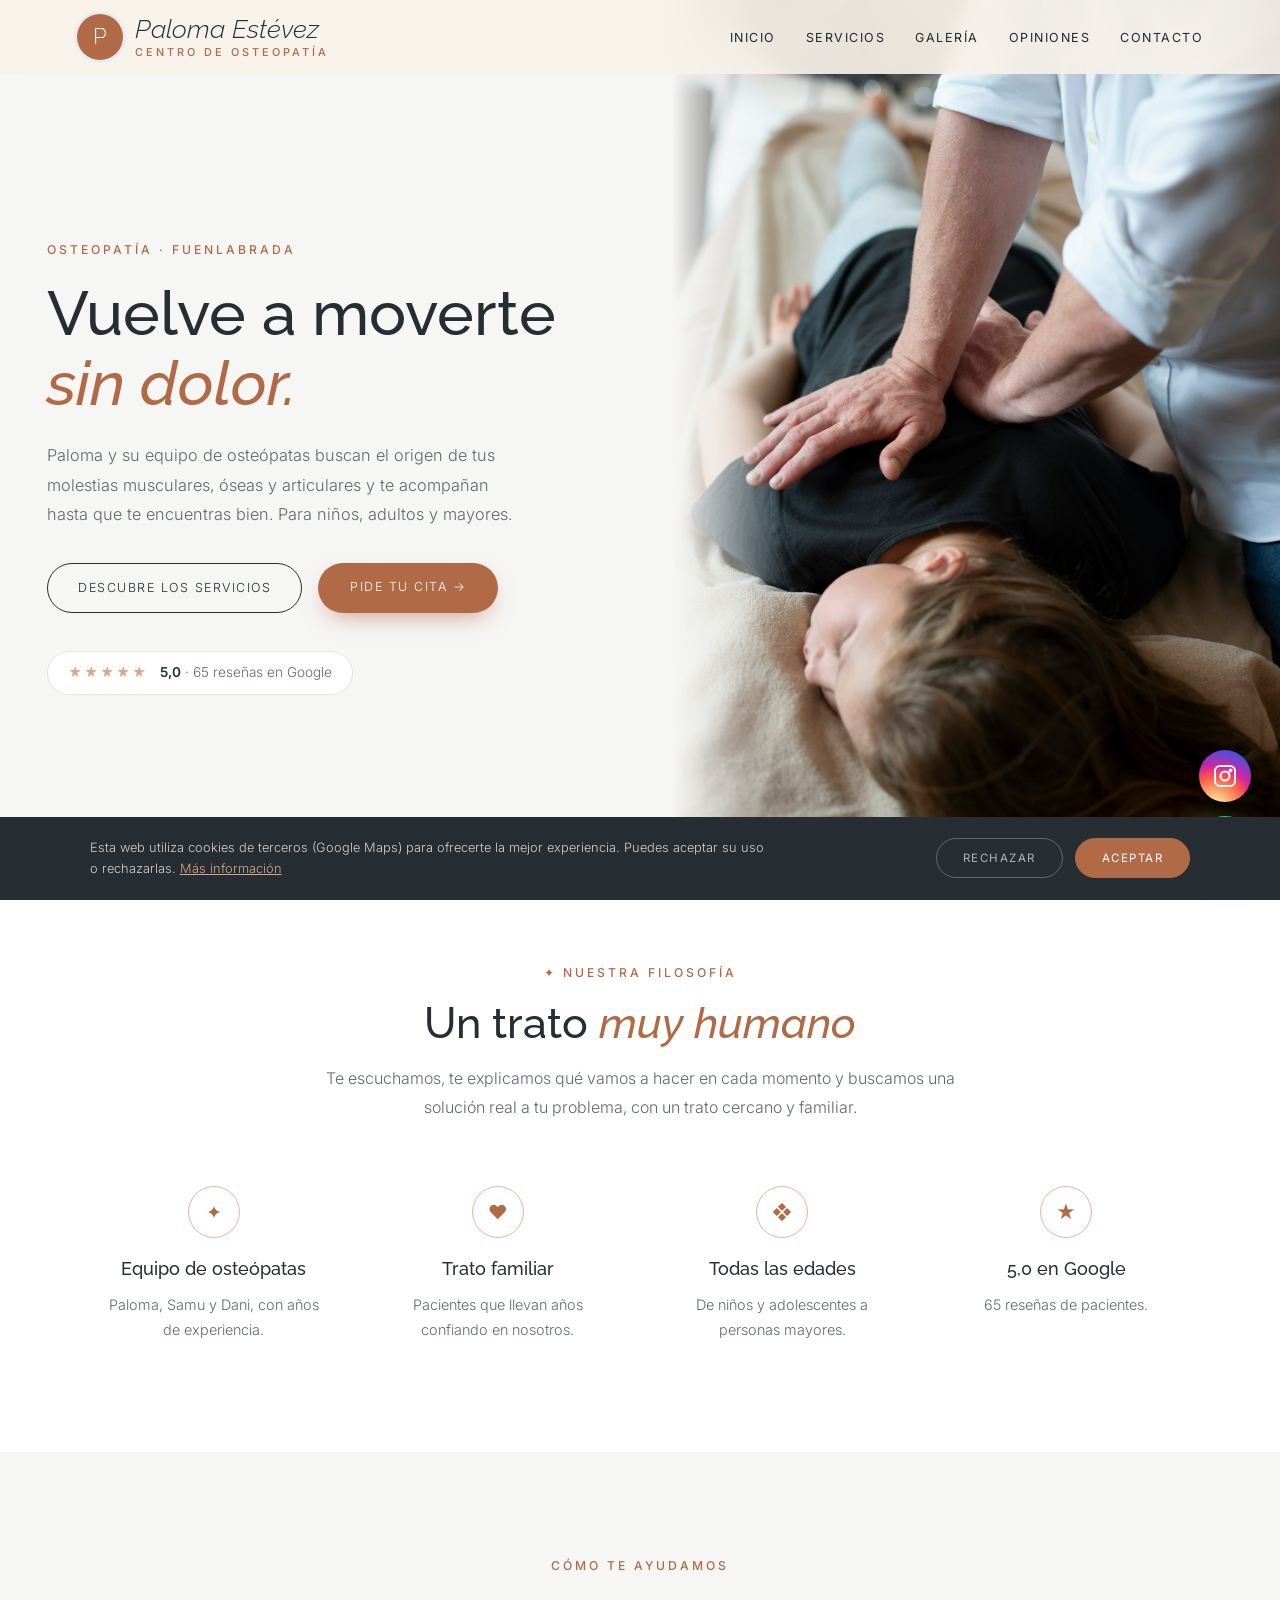
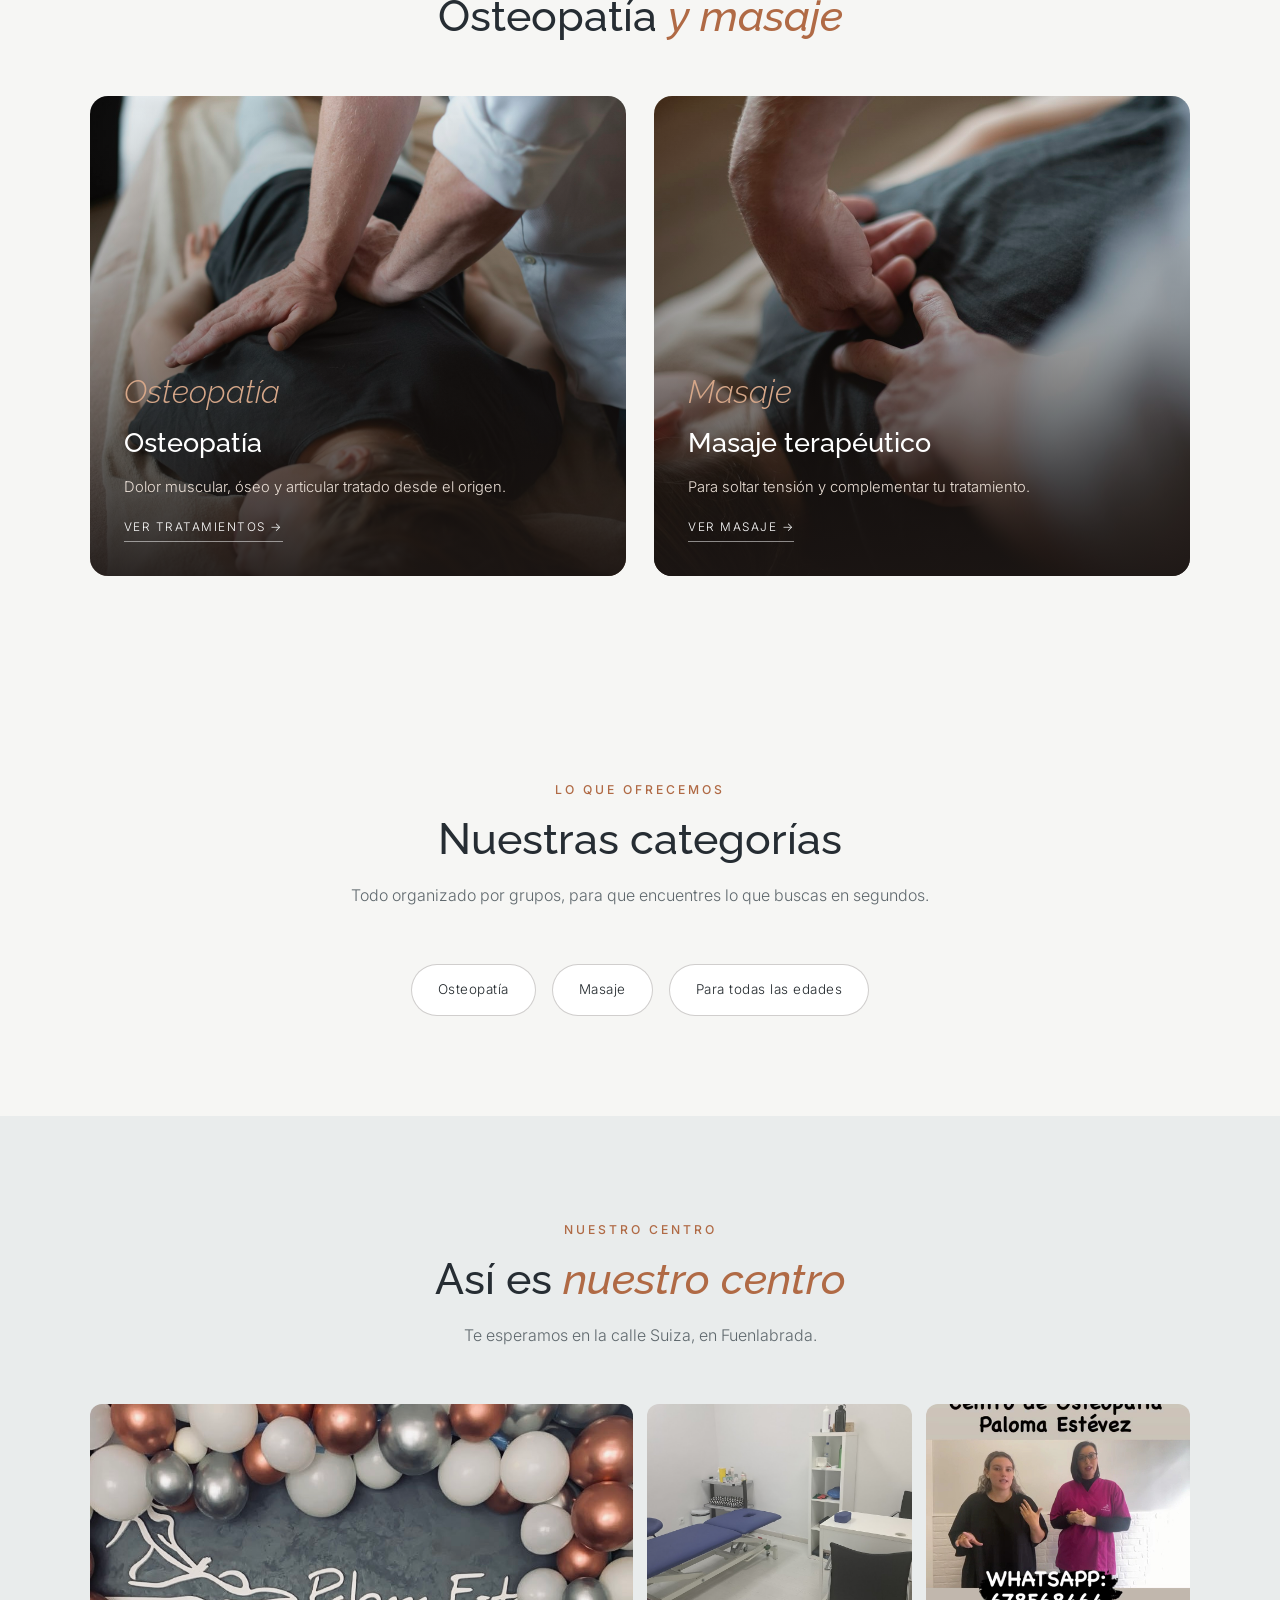
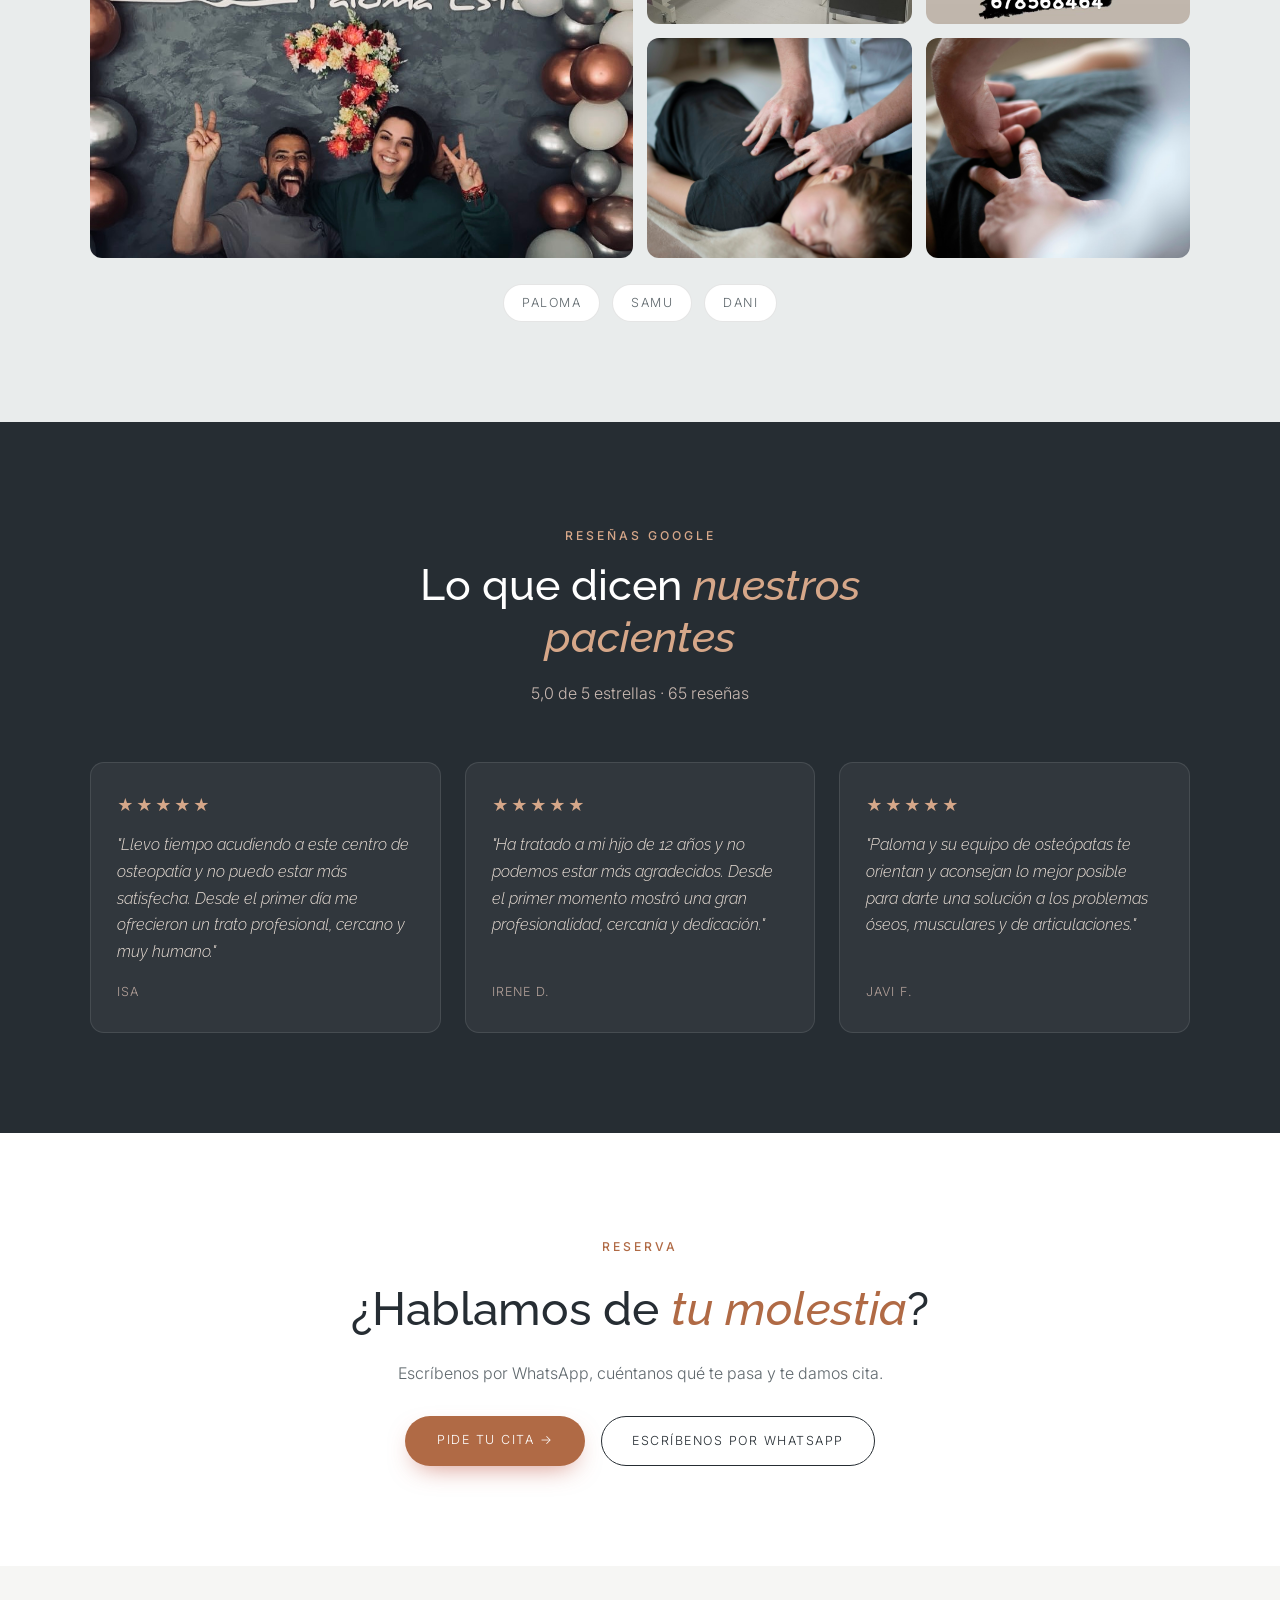
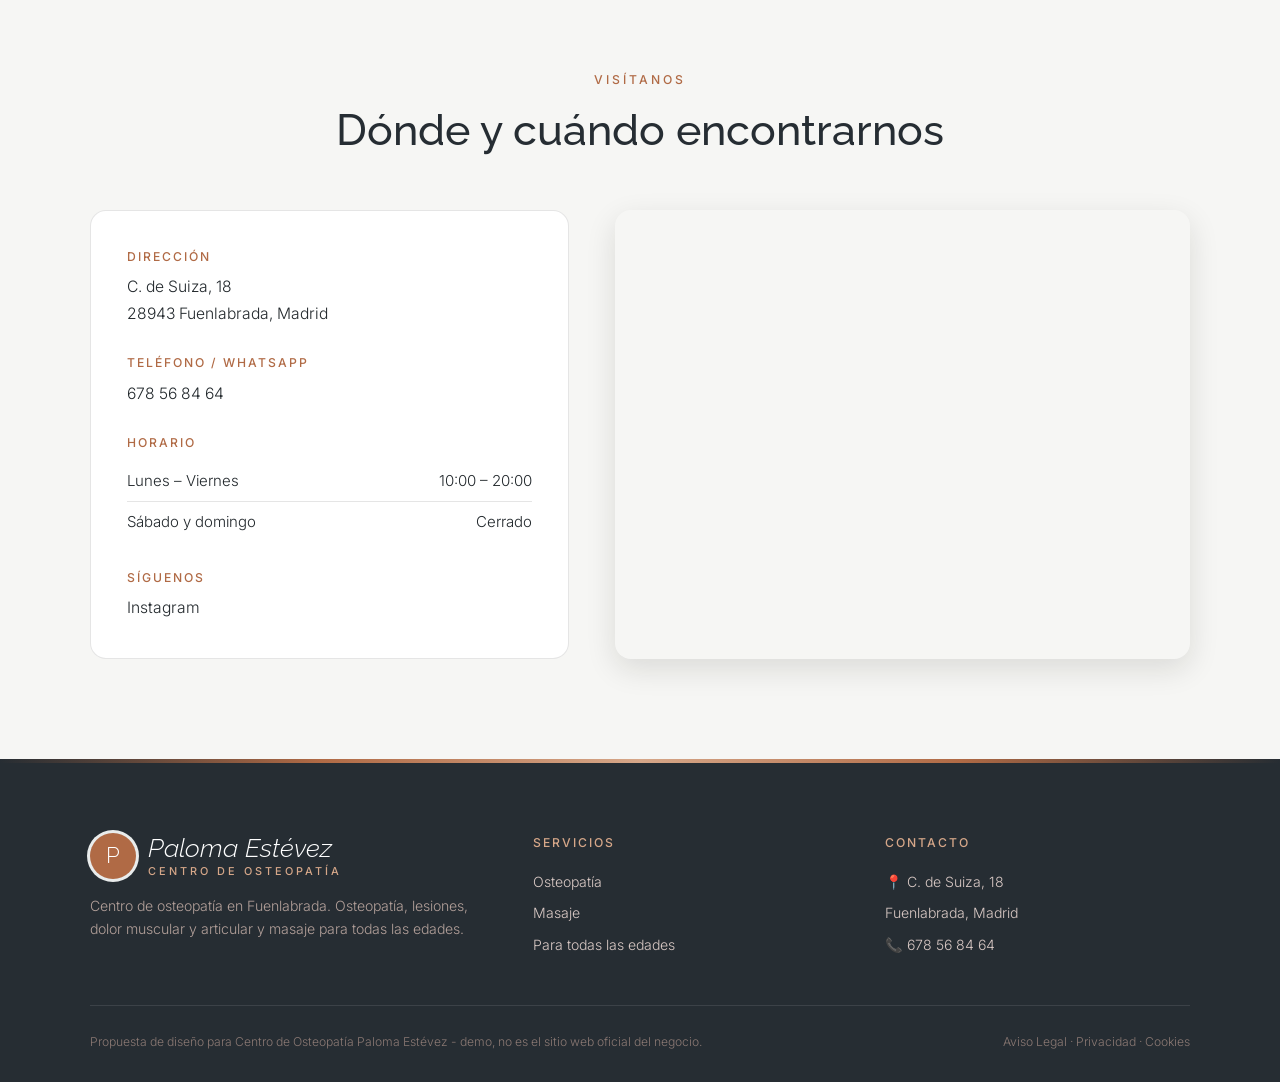
<file: index.html>
<!DOCTYPE html>
<html lang="es">
<head>
<meta charset="UTF-8">
<meta name="viewport" content="width=device-width, initial-scale=1.0">
<title>Centro de Osteopatía Paloma Estévez — Osteopatía en Fuenlabrada</title>
<meta name="description" content="Centro de Osteopatía Paloma Estévez en C. de Suiza 18, Fuenlabrada. Osteopatía, tratamiento de lesiones, dolor muscular y articular, fascitis plantar y masaje para todas las edades. 5,0★ con 65 reseñas en Google.">
<meta name="theme-color" content="#262d33">
<meta property="og:title" content="Centro de Osteopatía Paloma Estévez · Fuenlabrada">
<meta property="og:image" content="u_osteo1.jpg">

<link rel="preconnect" href="https://fonts.googleapis.com"><link rel="preconnect" href="https://fonts.gstatic.com" crossorigin><link href="https://fonts.googleapis.com/css2?family=Raleway:ital,wght@0,600;1,500&family=Inter:wght@300;400;500;600&display=swap" rel="stylesheet">
<link rel="stylesheet" href="styles.css">
</head>
<body>

<header id="header">
  <a href="index.html" class="logo" aria-label="Centro de Osteopatía Paloma Estévez, inicio"><span class="logo-mark">P</span><span class="logo-text"><span class="script">Paloma Estévez</span><small>centro de osteopatía</small></span></a>
  <nav id="nav" aria-label="Navegación principal"><ul><li><a href="index.html#inicio">Inicio</a></li><li><a href="servicios.html">Servicios</a></li><li><a href="index.html#galeria">Galería</a></li><li><a href="index.html#opiniones">Opiniones</a></li><li><a href="index.html#contacto">Contacto</a></li></ul></nav><button class="nav-toggle" id="navToggle" aria-label="Abrir menú">☰</button>
</header>

<section class="hero" id="inicio">
  <div class="hero-text">
    <span class="eyebrow">Osteopatía · Fuenlabrada</span>
    <h1>Vuelve a moverte <em>sin dolor.</em></h1>
    <p>Paloma y su equipo de osteópatas buscan el origen de tus molestias musculares, óseas y articulares y te acompañan hasta que te encuentras bien. Para niños, adultos y mayores.</p>
    <div class="hero-ctas">
      <a href="servicios.html" class="btn-outline">Descubre los servicios</a>
      <a href="https://wa.me/34678568464?text=Hola%2C%20quiero%20pedir%20cita%20en%20el%20centro%20de%20osteopat%C3%ADa" class="btn-solid" target="_blank" rel="noopener">Pide tu cita →</a>
    </div>
    <a class="hero-rating" href="https://www.google.com/maps/search/?api=1&query=Centro+de+Osteopatia+Paloma+Estevez,+C.+de+Suiza,+Fuenlabrada" target="_blank" rel="noopener"><span class="stars">★★★★★</span><span><strong>5,0</strong> · 65 reseñas en Google</span></a>
  </div>
  <div class="hero-img"><img src="u_osteo1.jpg" alt="Sesión de osteopatía" style="object-position:center 40%;"></div>
</section>

<section class="trust">
  <div class="section-head">
    <span class="eyebrow">✦ Nuestra filosofía</span>
    <h2>Un trato <em>muy humano</em></h2>
    <p>Te escuchamos, te explicamos qué vamos a hacer en cada momento y buscamos una solución real a tu problema, con un trato cercano y familiar.</p>
  </div>
  <div class="trust-grid">
    <div class="trust-card"><span class="trust-ic">✦</span><h3>Equipo de osteópatas</h3><p>Paloma, Samu y Dani, con años de experiencia.</p></div>
    <div class="trust-card"><span class="trust-ic">♥</span><h3>Trato familiar</h3><p>Pacientes que llevan años confiando en nosotros.</p></div>
    <div class="trust-card"><span class="trust-ic">❖</span><h3>Todas las edades</h3><p>De niños y adolescentes a personas mayores.</p></div>
    <div class="trust-card"><span class="trust-ic">★</span><h3>5,0 en Google</h3><p>65 reseñas de pacientes.</p></div>
  </div>
</section>

<section class="worlds">
  <div class="section-head">
    <span class="eyebrow">Cómo te ayudamos</span>
    <h2>Osteopatía <em>y masaje</em></h2>
  </div>
  <div class="worlds-grid">
    <a href="servicios.html#osteopatia" class="world-card"><img src="u_osteo2.jpg" alt="Osteopatía"><div class="world-text"><span class="script">Osteopatía</span><h3>Osteopatía</h3><p>Dolor muscular, óseo y articular tratado desde el origen.</p><span class="world-link">Ver tratamientos →</span></div></a>
    <a href="servicios.html#masaje" class="world-card"><img src="u_osteo3.jpg" alt="Masaje terapéutico"><div class="world-text"><span class="script">Masaje</span><h3>Masaje terapéutico</h3><p>Para soltar tensión y complementar tu tratamiento.</p><span class="world-link">Ver masaje →</span></div></a>
  </div>
</section>

<section>
  <div class="section-head">
    <span class="eyebrow">Lo que ofrecemos</span>
    <h2>Nuestras categorías</h2>
    <p>Todo organizado por grupos, para que encuentres lo que buscas en segundos.</p>
  </div>
  <div class="cat-pills">
    <a href="servicios.html#osteopatia" class="cat-pill">Osteopatía</a>
    <a href="servicios.html#masaje" class="cat-pill">Masaje</a>
    <a href="servicios.html#edades" class="cat-pill">Para todas las edades</a>
  </div>
</section>

<section class="gallery-wrap" id="galeria">
  <div class="section-head">
    <span class="eyebrow">Nuestro centro</span>
    <h2>Así es <em>nuestro centro</em></h2>
    <p>Te esperamos en la calle Suiza, en Fuenlabrada.</p>
  </div>
  <div class="gallery">
    <figure class="big"><img src="maps_01.jpg" alt="El equipo del Centro de Osteopatía Paloma Estévez" loading="lazy"></figure>
    <figure><img src="maps_05.jpg" alt="Sala de tratamiento" loading="lazy"></figure>
    <figure><img src="maps_02.jpg" alt="Paloma y su equipo" loading="lazy"></figure>
    <figure><img src="u_osteo4.jpg" alt="Tratamiento de hombro" loading="lazy"></figure>
    <figure><img src="u_osteo5.jpg" alt="Trabajo manual en espalda" loading="lazy"></figure>
  </div>
  <div class="brands"><span>Paloma</span><span>Samu</span><span>Dani</span></div>
</section>

<section class="reviews-wrap" id="opiniones">
  <div class="section-head">
    <span class="eyebrow">Reseñas Google</span>
    <h2>Lo que dicen <em>nuestros pacientes</em></h2>
    <p>5,0 de 5 estrellas · 65 reseñas</p>
  </div>
  <div class="review-grid">
    <div class="review-card"><div class="stars">★★★★★</div><p>"Llevo tiempo acudiendo a este centro de osteopatía y no puedo estar más satisfecha. Desde el primer día me ofrecieron un trato profesional, cercano y muy humano."</p><cite>Isa</cite></div>
    <div class="review-card"><div class="stars">★★★★★</div><p>"Ha tratado a mi hijo de 12 años y no podemos estar más agradecidos. Desde el primer momento mostró una gran profesionalidad, cercanía y dedicación."</p><cite>Irene D.</cite></div>
    <div class="review-card"><div class="stars">★★★★★</div><p>"Paloma y su equipo de osteópatas te orientan y aconsejan lo mejor posible para darte una solución a los problemas óseos, musculares y de articulaciones."</p><cite>Javi F.</cite></div>
  </div>
</section>

<section class="cta-section">
  <span class="eyebrow">Reserva</span>
  <h2>¿Hablamos de <em>tu molestia</em>?</h2>
  <p>Escríbenos por WhatsApp, cuéntanos qué te pasa y te damos cita.</p>
  <div class="cta-row">
    <a href="https://wa.me/34678568464?text=Hola%2C%20quiero%20pedir%20cita%20en%20el%20centro%20de%20osteopat%C3%ADa" class="btn-solid" target="_blank" rel="noopener">Pide tu cita →</a>
    <a href="https://wa.me/34678568464?text=Hola%2C%20quiero%20pedir%20cita%20en%20el%20centro%20de%20osteopat%C3%ADa" class="btn-outline" target="_blank" rel="noopener">Escríbenos por WhatsApp</a>
  </div>
</section>

<section class="contact-section" id="contacto">
  <div class="section-head">
    <span class="eyebrow">Visítanos</span>
    <h2>Dónde y cuándo encontrarnos</h2>
  </div>
  <div class="contact-grid">
    <div class="contact-info">
      <div class="contact-block"><h3>Dirección</h3><p>C. de Suiza, 18<br>28943 Fuenlabrada, Madrid</p></div>
      <div class="contact-block"><h3>Teléfono / WhatsApp</h3><p><a href="tel:+34678568464">678 56 84 64</a></p></div>
      <div class="contact-block"><h3>Horario</h3><ul class="hours-list"><li><span>Lunes – Viernes</span><span>10:00 – 20:00</span></li><li><span>Sábado y domingo</span><span>Cerrado</span></li></ul></div>
      <div class="contact-block"><h3>Síguenos</h3><p><a href="https://www.instagram.com/palomaestevezrodriguez/" target="_blank" rel="noopener">Instagram</a></p></div>
    </div>
    <div class="contact-map">
      <iframe title="Mapa de Centro de Osteopatía Paloma Estévez" src="https://www.google.com/maps?q=Centro+de+Osteopatia+Paloma+Estevez,+C.+de+Suiza,+Fuenlabrada&output=embed" width="100%" height="100%" style="border:0;" allowfullscreen="" loading="lazy" referrerpolicy="no-referrer-when-downgrade"></iframe>
    </div>
  </div>
</section>

<footer>
  <div class="footer-grid">
    <div class="footer-brand">
      <a href="index.html" class="logo light"><span class="logo-mark">P</span><span class="logo-text"><span class="script">Paloma Estévez</span><small>centro de osteopatía</small></span></a>
      <p>Centro de osteopatía en Fuenlabrada. Osteopatía, lesiones, dolor muscular y articular y masaje para todas las edades.</p>
    </div>
    <div><h4>Servicios</h4><ul><li><a href="servicios.html#osteopatia">Osteopatía</a></li><li><a href="servicios.html#masaje">Masaje</a></li><li><a href="servicios.html#edades">Para todas las edades</a></li></ul></div>
    <div><h4>Contacto</h4><ul><li>📍 C. de Suiza, 18</li><li>Fuenlabrada, Madrid</li><li>📞 <a href="tel:+34678568464">678 56 84 64</a></li></ul></div>
  </div>
  <div class="footer-bottom">
    <span>Propuesta de diseño para Centro de Osteopatía Paloma Estévez - demo, no es el sitio web oficial del negocio.</span>
    <span><a href="aviso-legal.html">Aviso Legal</a> &middot; <a href="politica-privacidad.html">Privacidad</a> &middot; <a href="politica-cookies.html">Cookies</a></span>
  </div>
</footer>

<div id="cookie-banner" class="cookie-banner"><p>Esta web utiliza cookies de terceros (Google Maps) para ofrecerte la mejor experiencia. Puedes aceptar su uso o rechazarlas. <a href="politica-cookies.html">Más información</a></p><div class="cookie-actions"><button onclick="setCookieChoice('rejected')" class="ck-reject">Rechazar</button><button onclick="setCookieChoice('accepted')" class="ck-accept">Aceptar</button></div></div>
<div class="social-fabs"><a class="ig-fab" href="https://www.instagram.com/palomaestevezrodriguez/" target="_blank" rel="noopener" aria-label="Visitar Instagram"><svg width="24" height="24" viewBox="0 0 24 24" fill="none" stroke="white" stroke-width="2"><rect x="2" y="2" width="20" height="20" rx="5"/><circle cx="12" cy="12" r="4.5"/><circle cx="17.5" cy="6.5" r="1" fill="white"/></svg></a><a class="wa-fab" href="https://wa.me/34678568464?text=Hola%2C%20quiero%20pedir%20cita%20en%20el%20centro%20de%20osteopat%C3%ADa" target="_blank" rel="noopener" aria-label="Escribir por WhatsApp"><svg width="28" height="28" viewBox="0 0 24 24" fill="white"><path d="M17.5 14.4c-.3-.1-1.8-.9-2-1s-.5-.1-.7.1-.8 1-.9 1.2-.3.2-.6.1a8.2 8.2 0 0 1-2.4-1.5 9 9 0 0 1-1.7-2.1c-.2-.3 0-.5.1-.6l.4-.5.3-.5v-.5l-.9-2.2c-.2-.6-.5-.5-.7-.5h-.6a1.1 1.1 0 0 0-.8.4 3.4 3.4 0 0 0-1 2.5 5.9 5.9 0 0 0 1.2 3.1 13.5 13.5 0 0 0 5.2 4.6c2.6 1 2.6.7 3.1.6a2.6 2.6 0 0 0 1.7-1.2 2.1 2.1 0 0 0 .2-1.2c-.1-.1-.3-.2-.6-.3ZM12 21.8a9.8 9.8 0 0 1-5-1.4l-.4-.2-3.7 1 1-3.6-.2-.4A9.8 9.8 0 1 1 12 21.8Zm8.4-18.3A11.8 11.8 0 0 0 1.8 17.7L.2 23.8l6.3-1.6a11.8 11.8 0 0 0 5.6 1.4A11.8 11.8 0 0 0 20.4 3.5Z"/></svg></a></div>
<script src="main.js"></script>
</body>
</html>
</file>
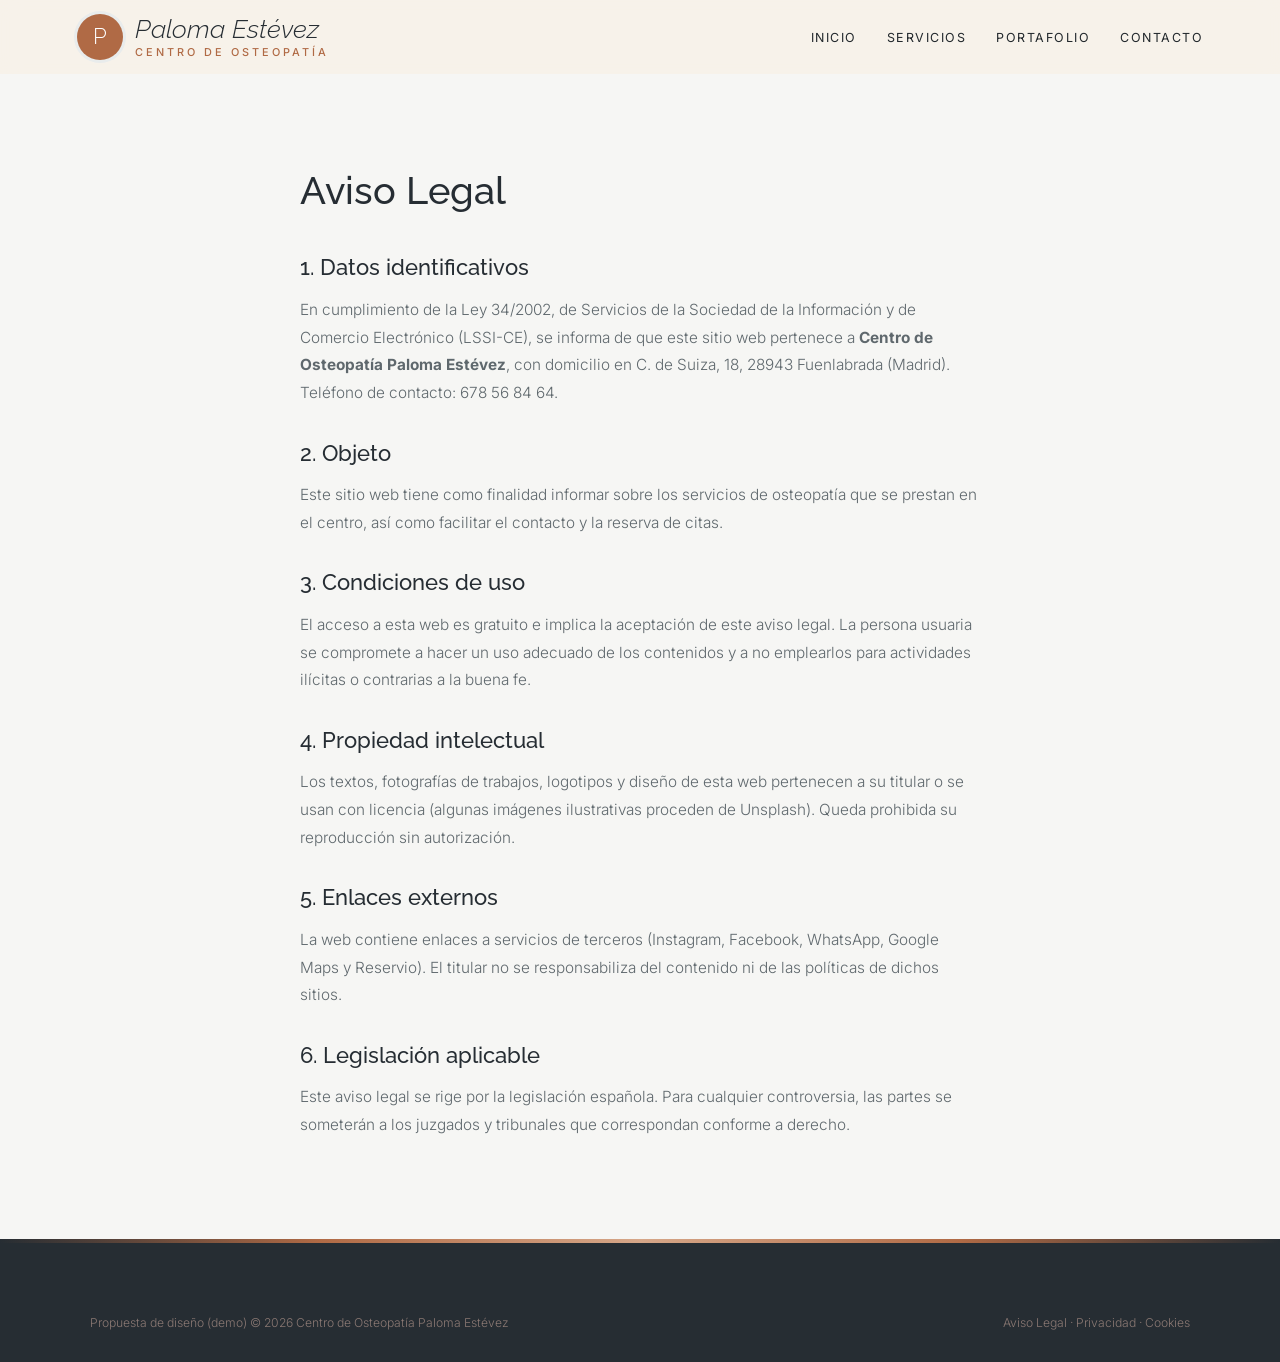
<file: aviso-legal.html>
<!DOCTYPE html>
<html lang="es">
<head>
<meta charset="UTF-8">
<meta name="viewport" content="width=device-width, initial-scale=1.0">
<title>Aviso Legal — Centro de Osteopatía Paloma Estévez</title>
<meta name="robots" content="noindex">

<link rel="preconnect" href="https://fonts.googleapis.com">
<link href="https://fonts.googleapis.com/css2?family=Raleway:ital,wght@0,600;1,500&family=Inter:wght@300;400;500;600&display=swap" rel="stylesheet">
<link rel="stylesheet" href="styles.css">
</head>
<body>
<header id="header" class="scrolled">
  <a href="index.html" class="logo" aria-label="Centro de Osteopatía Paloma Estévez, inicio">
    <span class="logo-mark">P</span>
    <span class="logo-text"><span class="script">Paloma Estévez</span><small>centro de osteopatía</small></span>
  </a>
  <nav id="nav" aria-label="Navegación principal">
    <ul>
      <li><a href="index.html#inicio">Inicio</a></li>
      <li><a href="servicios.html">Servicios</a></li>
      <li><a href="portafolio.html">Portafolio</a></li>
      <li><a href="index.html#contacto">Contacto</a></li>
    </ul>
  </nav>
  <button class="nav-toggle" id="navToggle" aria-label="Abrir menú">☰</button>
</header>
<main class="legal"><h1>Aviso Legal</h1>
<h2>1. Datos identificativos</h2>
<p>En cumplimiento de la Ley 34/2002, de Servicios de la Sociedad de la Información y de Comercio Electrónico (LSSI-CE), se informa de que este sitio web pertenece a <strong>Centro de Osteopatía Paloma Estévez</strong>, con domicilio en C. de Suiza, 18, 28943 Fuenlabrada (Madrid). Teléfono de contacto: 678 56 84 64.</p>
<h2>2. Objeto</h2>
<p>Este sitio web tiene como finalidad informar sobre los servicios de osteopatía que se prestan en el centro, así como facilitar el contacto y la reserva de citas.</p>
<h2>3. Condiciones de uso</h2>
<p>El acceso a esta web es gratuito e implica la aceptación de este aviso legal. La persona usuaria se compromete a hacer un uso adecuado de los contenidos y a no emplearlos para actividades ilícitas o contrarias a la buena fe.</p>
<h2>4. Propiedad intelectual</h2>
<p>Los textos, fotografías de trabajos, logotipos y diseño de esta web pertenecen a su titular o se usan con licencia (algunas imágenes ilustrativas proceden de Unsplash). Queda prohibida su reproducción sin autorización.</p>
<h2>5. Enlaces externos</h2>
<p>La web contiene enlaces a servicios de terceros (Instagram, Facebook, WhatsApp, Google Maps y Reservio). El titular no se responsabiliza del contenido ni de las políticas de dichos sitios.</p>
<h2>6. Legislación aplicable</h2>
<p>Este aviso legal se rige por la legislación española. Para cualquier controversia, las partes se someterán a los juzgados y tribunales que correspondan conforme a derecho.</p></main>
<footer>
  <div class="footer-bottom" style="margin-top:0">
    <span>Propuesta de diseño (demo) © 2026 Centro de Osteopatía Paloma Estévez</span>
    <span><a href="aviso-legal.html">Aviso Legal</a> &middot; <a href="politica-privacidad.html">Privacidad</a> &middot; <a href="politica-cookies.html">Cookies</a></span>
  </div>
</footer>
<script src="main.js"></script>
</body>
</html>
</file>
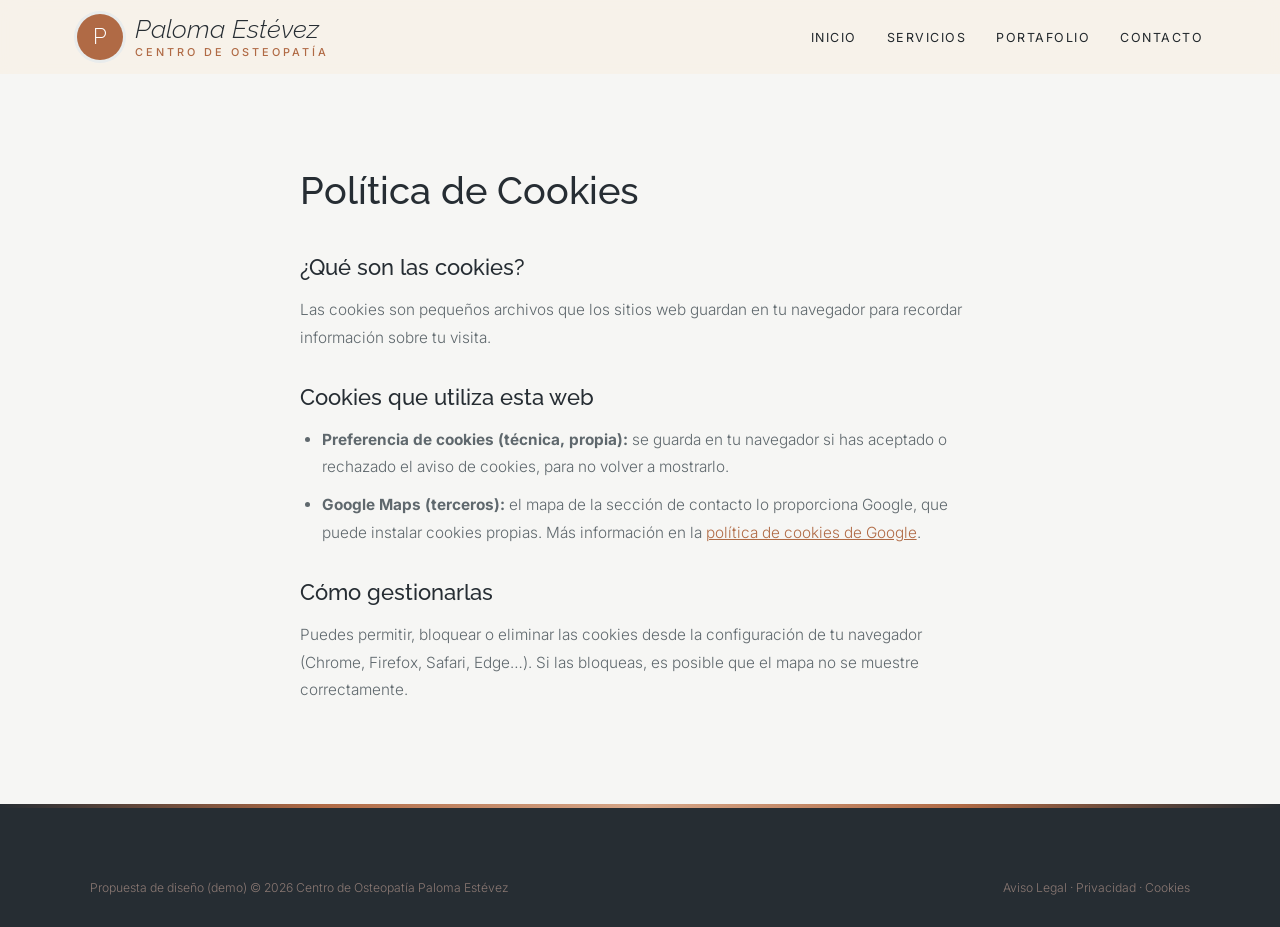
<file: politica-cookies.html>
<!DOCTYPE html>
<html lang="es">
<head>
<meta charset="UTF-8">
<meta name="viewport" content="width=device-width, initial-scale=1.0">
<title>Política de Cookies — Centro de Osteopatía Paloma Estévez</title>
<meta name="robots" content="noindex">

<link rel="preconnect" href="https://fonts.googleapis.com">
<link href="https://fonts.googleapis.com/css2?family=Raleway:ital,wght@0,600;1,500&family=Inter:wght@300;400;500;600&display=swap" rel="stylesheet">
<link rel="stylesheet" href="styles.css">
</head>
<body>
<header id="header" class="scrolled">
  <a href="index.html" class="logo" aria-label="Centro de Osteopatía Paloma Estévez, inicio">
    <span class="logo-mark">P</span>
    <span class="logo-text"><span class="script">Paloma Estévez</span><small>centro de osteopatía</small></span>
  </a>
  <nav id="nav" aria-label="Navegación principal">
    <ul>
      <li><a href="index.html#inicio">Inicio</a></li>
      <li><a href="servicios.html">Servicios</a></li>
      <li><a href="portafolio.html">Portafolio</a></li>
      <li><a href="index.html#contacto">Contacto</a></li>
    </ul>
  </nav>
  <button class="nav-toggle" id="navToggle" aria-label="Abrir menú">☰</button>
</header>
<main class="legal"><h1>Política de Cookies</h1>
<h2>¿Qué son las cookies?</h2>
<p>Las cookies son pequeños archivos que los sitios web guardan en tu navegador para recordar información sobre tu visita.</p>
<h2>Cookies que utiliza esta web</h2>
<ul>
<li><strong>Preferencia de cookies (técnica, propia):</strong> se guarda en tu navegador si has aceptado o rechazado el aviso de cookies, para no volver a mostrarlo.</li>
<li><strong>Google Maps (terceros):</strong> el mapa de la sección de contacto lo proporciona Google, que puede instalar cookies propias. Más información en la <a href="https://policies.google.com/technologies/cookies" target="_blank" rel="noopener">política de cookies de Google</a>.</li>
</ul>
<h2>Cómo gestionarlas</h2>
<p>Puedes permitir, bloquear o eliminar las cookies desde la configuración de tu navegador (Chrome, Firefox, Safari, Edge…). Si las bloqueas, es posible que el mapa no se muestre correctamente.</p></main>
<footer>
  <div class="footer-bottom" style="margin-top:0">
    <span>Propuesta de diseño (demo) © 2026 Centro de Osteopatía Paloma Estévez</span>
    <span><a href="aviso-legal.html">Aviso Legal</a> &middot; <a href="politica-privacidad.html">Privacidad</a> &middot; <a href="politica-cookies.html">Cookies</a></span>
  </div>
</footer>
<script src="main.js"></script>
</body>
</html>
</file>
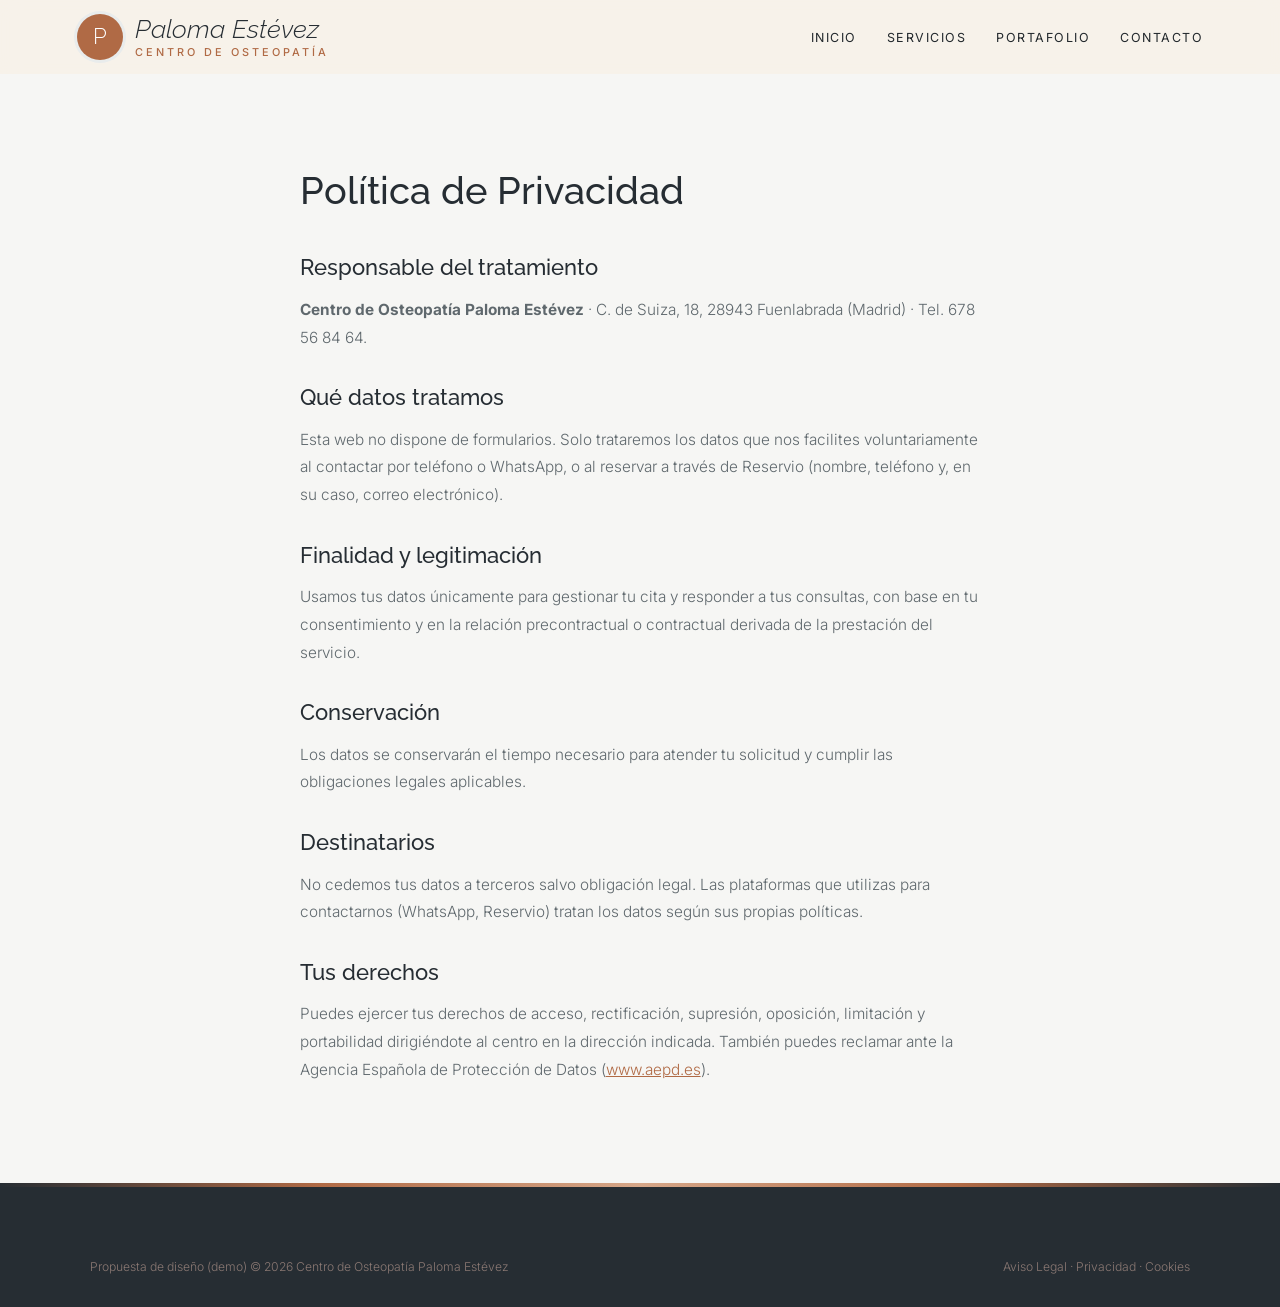
<file: politica-privacidad.html>
<!DOCTYPE html>
<html lang="es">
<head>
<meta charset="UTF-8">
<meta name="viewport" content="width=device-width, initial-scale=1.0">
<title>Política de Privacidad — Centro de Osteopatía Paloma Estévez</title>
<meta name="robots" content="noindex">

<link rel="preconnect" href="https://fonts.googleapis.com">
<link href="https://fonts.googleapis.com/css2?family=Raleway:ital,wght@0,600;1,500&family=Inter:wght@300;400;500;600&display=swap" rel="stylesheet">
<link rel="stylesheet" href="styles.css">
</head>
<body>
<header id="header" class="scrolled">
  <a href="index.html" class="logo" aria-label="Centro de Osteopatía Paloma Estévez, inicio">
    <span class="logo-mark">P</span>
    <span class="logo-text"><span class="script">Paloma Estévez</span><small>centro de osteopatía</small></span>
  </a>
  <nav id="nav" aria-label="Navegación principal">
    <ul>
      <li><a href="index.html#inicio">Inicio</a></li>
      <li><a href="servicios.html">Servicios</a></li>
      <li><a href="portafolio.html">Portafolio</a></li>
      <li><a href="index.html#contacto">Contacto</a></li>
    </ul>
  </nav>
  <button class="nav-toggle" id="navToggle" aria-label="Abrir menú">☰</button>
</header>
<main class="legal"><h1>Política de Privacidad</h1>
<h2>Responsable del tratamiento</h2>
<p><strong>Centro de Osteopatía Paloma Estévez</strong> · C. de Suiza, 18, 28943 Fuenlabrada (Madrid) · Tel. 678 56 84 64.</p>
<h2>Qué datos tratamos</h2>
<p>Esta web no dispone de formularios. Solo trataremos los datos que nos facilites voluntariamente al contactar por teléfono o WhatsApp, o al reservar a través de Reservio (nombre, teléfono y, en su caso, correo electrónico).</p>
<h2>Finalidad y legitimación</h2>
<p>Usamos tus datos únicamente para gestionar tu cita y responder a tus consultas, con base en tu consentimiento y en la relación precontractual o contractual derivada de la prestación del servicio.</p>
<h2>Conservación</h2>
<p>Los datos se conservarán el tiempo necesario para atender tu solicitud y cumplir las obligaciones legales aplicables.</p>
<h2>Destinatarios</h2>
<p>No cedemos tus datos a terceros salvo obligación legal. Las plataformas que utilizas para contactarnos (WhatsApp, Reservio) tratan los datos según sus propias políticas.</p>
<h2>Tus derechos</h2>
<p>Puedes ejercer tus derechos de acceso, rectificación, supresión, oposición, limitación y portabilidad dirigiéndote al centro en la dirección indicada. También puedes reclamar ante la Agencia Española de Protección de Datos (<a href="https://www.aepd.es" target="_blank" rel="noopener">www.aepd.es</a>).</p></main>
<footer>
  <div class="footer-bottom" style="margin-top:0">
    <span>Propuesta de diseño (demo) © 2026 Centro de Osteopatía Paloma Estévez</span>
    <span><a href="aviso-legal.html">Aviso Legal</a> &middot; <a href="politica-privacidad.html">Privacidad</a> &middot; <a href="politica-cookies.html">Cookies</a></span>
  </div>
</footer>
<script src="main.js"></script>
</body>
</html>
</file>
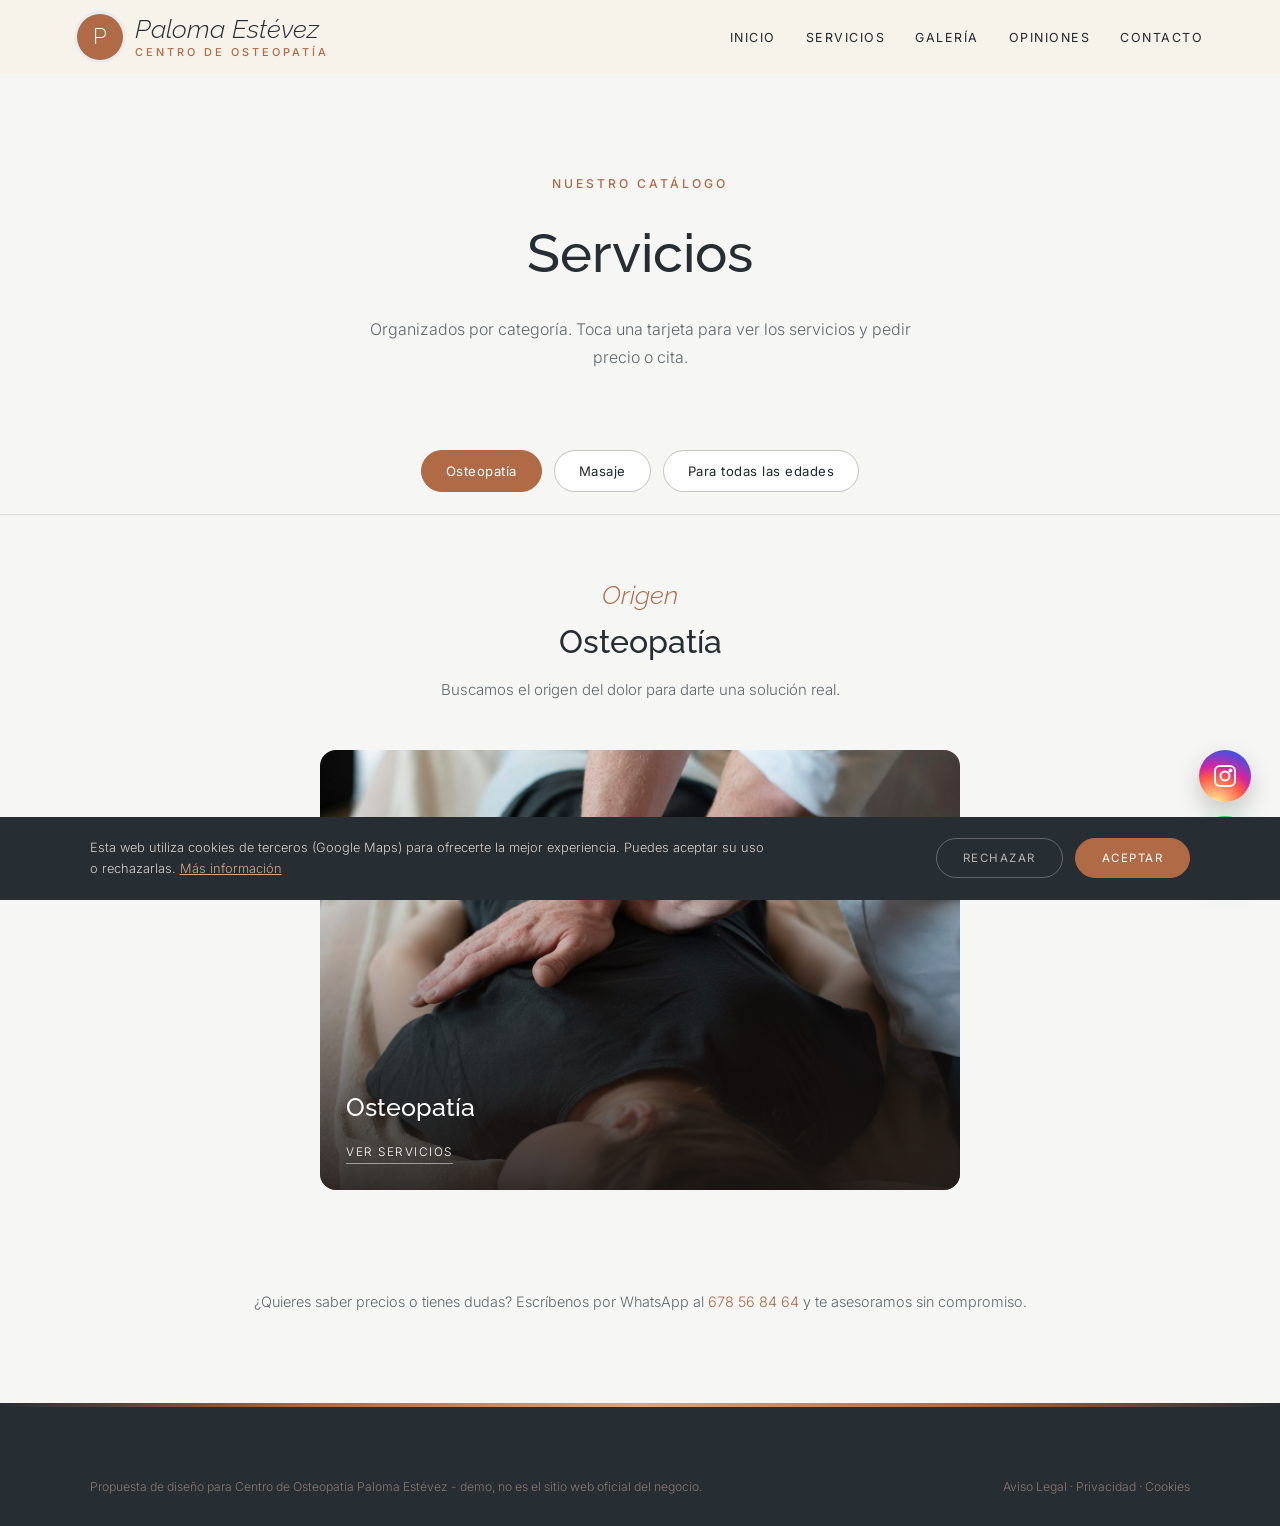
<file: servicios.html>
<!DOCTYPE html>
<html lang="es">
<head>
<meta charset="UTF-8">
<meta name="viewport" content="width=device-width, initial-scale=1.0">
<title>Servicios — Centro de Osteopatía Paloma Estévez · Fuenlabrada</title>
<meta name="description" content="Servicios de Centro de Osteopatía Paloma Estévez en Fuenlabrada.">

<link rel="preconnect" href="https://fonts.googleapis.com"><link rel="preconnect" href="https://fonts.gstatic.com" crossorigin><link href="https://fonts.googleapis.com/css2?family=Raleway:ital,wght@0,600;1,500&family=Inter:wght@300;400;500;600&display=swap" rel="stylesheet">
<link rel="stylesheet" href="styles.css">
</head>
<body>

<header id="header" class="scrolled">
  <a href="index.html" class="logo" aria-label="Centro de Osteopatía Paloma Estévez, inicio"><span class="logo-mark">P</span><span class="logo-text"><span class="script">Paloma Estévez</span><small>centro de osteopatía</small></span></a>
  <nav id="nav" aria-label="Navegación principal"><ul><li><a href="index.html#inicio">Inicio</a></li><li><a href="servicios.html">Servicios</a></li><li><a href="index.html#galeria">Galería</a></li><li><a href="index.html#opiniones">Opiniones</a></li><li><a href="index.html#contacto">Contacto</a></li></ul></nav><button class="nav-toggle" id="navToggle" aria-label="Abrir menú">☰</button>
</header>

<div class="page-hero">
  <span class="eyebrow">Nuestro catálogo</span>
  <h1>Servicios</h1>
  <p>Organizados por categoría. Toca una tarjeta para ver los servicios y pedir precio o cita.</p>
</div>

<div class="tabs">
  <button class="tab-btn active" data-tab="osteopatia">Osteopatía</button>
  <button class="tab-btn" data-tab="masaje">Masaje</button>
  <button class="tab-btn" data-tab="edades">Para todas las edades</button>
  
</div>

<div class="tab-panel active" id="osteopatia">
  <div class="tab-intro"><span class="script">Origen</span><h2>Osteopatía</h2><p>Buscamos el origen del dolor para darte una solución real.</p></div>
  <div class="cat-grid single">
    <div class="cat-card" onclick="openModal('osteopatia')"><img src="u_osteo2.jpg" alt="Osteopatía" loading="lazy"><div class="cat-card-text"><h3>Osteopatía</h3><span>Ver servicios</span></div></div>
  </div>
</div>

<div class="tab-panel" id="masaje">
  <div class="tab-intro"><span class="script">Alivio</span><h2>Masaje terapéutico</h2><p>Para soltar tensión y complementar el tratamiento.</p></div>
  <div class="cat-grid single">
    <div class="cat-card" onclick="openModal('masaje')"><img src="u_osteo3.jpg" alt="Masaje" loading="lazy"><div class="cat-card-text"><h3>Masaje</h3><span>Ver servicios</span></div></div>
  </div>
</div>

<div class="tab-panel" id="edades">
  <div class="tab-intro"><span class="script">Familia</span><h2>Para toda la familia</h2><p>Adaptamos cada sesión a la edad y la situación de cada paciente.</p></div>
  <div class="cat-grid single">
    <div class="cat-card" onclick="openModal('edades')"><img src="u_osteo6.jpg" alt="Todas las edades" loading="lazy"><div class="cat-card-text"><h3>Todas las edades</h3><span>Ver servicios</span></div></div>
  </div>
</div>


<p class="services-note">¿Quieres saber precios o tienes dudas? Escríbenos por WhatsApp al <a href="https://wa.me/34678568464" target="_blank" rel="noopener" style="color:var(--red)">678 56 84 64</a> y te asesoramos sin compromiso.</p>

<div class="modal-overlay" id="modal-osteopatia"><div class="modal">
  <button class="modal-close" onclick="closeModal('osteopatia')" aria-label="Cerrar">×</button>
  <h3>Osteopatía</h3><p class="modal-sub">Músculos, huesos y articulaciones</p>
  <div class="svc-row"><div><div class="svc-name">Osteopatía</div><span class="svc-desc">Valoración y tratamiento de problemas óseos, musculares y articulares.</span></div><div class="svc-price">Consultar</div></div>
  <div class="svc-row"><div><div class="svc-name">Tratamiento de lesiones</div><span class="svc-desc">Te acompañamos en la recuperación de tus lesiones.</span></div><div class="svc-price">Consultar</div></div>
  <div class="svc-row"><div><div class="svc-name">Fascitis plantar</div><span class="svc-desc">Tratamiento para aliviar el dolor de la planta del pie.</span></div><div class="svc-price">Consultar</div></div>
  <a class="modal-cta alt" href="https://wa.me/34678568464?text=Hola%2C%20quiero%20informaci%C3%B3n%20sobre%20osteopat%C3%ADa" target="_blank" rel="noopener">Pedir cita por WhatsApp</a>
</div></div>

<div class="modal-overlay" id="modal-masaje"><div class="modal">
  <button class="modal-close" onclick="closeModal('masaje')" aria-label="Cerrar">×</button>
  <h3>Masaje</h3><p class="modal-sub">Manos que alivian</p>
  <div class="svc-row"><div><div class="svc-name">Masaje terapéutico</div><span class="svc-desc">Masaje para aliviar tensiones y dolores musculares.</span></div><div class="svc-price">Consultar</div></div>
  <a class="modal-cta alt" href="https://wa.me/34678568464?text=Hola%2C%20quiero%20informaci%C3%B3n%20sobre%20masaje" target="_blank" rel="noopener">Pedir cita por WhatsApp</a>
</div></div>

<div class="modal-overlay" id="modal-edades"><div class="modal">
  <button class="modal-close" onclick="closeModal('edades')" aria-label="Cerrar">×</button>
  <h3>Todas las edades</h3><p class="modal-sub">Niños, adultos y mayores</p>
  <div class="svc-row"><div><div class="svc-name">Niños y adolescentes</div><span class="svc-desc">Sesiones con cercanía y paciencia para los más jóvenes.</span></div><div class="svc-price">Consultar</div></div>
  <div class="svc-row"><div><div class="svc-name">Personas mayores</div><span class="svc-desc">Apoyo en dolores crónicos, osteoporosis y problemas articulares.</span></div><div class="svc-price">Consultar</div></div>
  <div class="svc-row"><div><div class="svc-name">Seguimiento</div><span class="svc-desc">Revisiones periódicas para mantenerte bien.</span></div><div class="svc-price">Consultar</div></div>
  <a class="modal-cta alt" href="https://wa.me/34678568464?text=Hola%2C%20quiero%20informaci%C3%B3n%20sobre%20todas%20las%20edades" target="_blank" rel="noopener">Pedir cita por WhatsApp</a>
</div></div>


<footer>
  <div class="footer-bottom" style="margin-top:0">
    <span>Propuesta de diseño para Centro de Osteopatía Paloma Estévez - demo, no es el sitio web oficial del negocio.</span>
    <span><a href="aviso-legal.html">Aviso Legal</a> &middot; <a href="politica-privacidad.html">Privacidad</a> &middot; <a href="politica-cookies.html">Cookies</a></span>
  </div>
</footer>

<div id="cookie-banner" class="cookie-banner"><p>Esta web utiliza cookies de terceros (Google Maps) para ofrecerte la mejor experiencia. Puedes aceptar su uso o rechazarlas. <a href="politica-cookies.html">Más información</a></p><div class="cookie-actions"><button onclick="setCookieChoice('rejected')" class="ck-reject">Rechazar</button><button onclick="setCookieChoice('accepted')" class="ck-accept">Aceptar</button></div></div>
<div class="social-fabs"><a class="ig-fab" href="https://www.instagram.com/palomaestevezrodriguez/" target="_blank" rel="noopener" aria-label="Visitar Instagram"><svg width="24" height="24" viewBox="0 0 24 24" fill="none" stroke="white" stroke-width="2"><rect x="2" y="2" width="20" height="20" rx="5"/><circle cx="12" cy="12" r="4.5"/><circle cx="17.5" cy="6.5" r="1" fill="white"/></svg></a><a class="wa-fab" href="https://wa.me/34678568464?text=Hola%2C%20quiero%20pedir%20cita%20en%20el%20centro%20de%20osteopat%C3%ADa" target="_blank" rel="noopener" aria-label="Escribir por WhatsApp"><svg width="28" height="28" viewBox="0 0 24 24" fill="white"><path d="M17.5 14.4c-.3-.1-1.8-.9-2-1s-.5-.1-.7.1-.8 1-.9 1.2-.3.2-.6.1a8.2 8.2 0 0 1-2.4-1.5 9 9 0 0 1-1.7-2.1c-.2-.3 0-.5.1-.6l.4-.5.3-.5v-.5l-.9-2.2c-.2-.6-.5-.5-.7-.5h-.6a1.1 1.1 0 0 0-.8.4 3.4 3.4 0 0 0-1 2.5 5.9 5.9 0 0 0 1.2 3.1 13.5 13.5 0 0 0 5.2 4.6c2.6 1 2.6.7 3.1.6a2.6 2.6 0 0 0 1.7-1.2 2.1 2.1 0 0 0 .2-1.2c-.1-.1-.3-.2-.6-.3ZM12 21.8a9.8 9.8 0 0 1-5-1.4l-.4-.2-3.7 1 1-3.6-.2-.4A9.8 9.8 0 1 1 12 21.8Zm8.4-18.3A11.8 11.8 0 0 0 1.8 17.7L.2 23.8l6.3-1.6a11.8 11.8 0 0 0 5.6 1.4A11.8 11.8 0 0 0 20.4 3.5Z"/></svg></a></div>
<script src="main.js"></script>
</body>
</html>
</file>
<file: styles.css>
:root{
  --cream:#f6f6f4; --paper:#ffffff; --tint:#e9ecec; --ink:#22282c; --dark:#262d33; --muted:#5f686d;
  --red:#b06a45; --red-dark:#8e5233; --teal:#b06a45; --gold:#d6a789; --line:rgba(0,0,0,.1);
  --brand-gradient:linear-gradient(90deg,#262d33,#b06a45,#d6a789,#b06a45,#262d33);
}
*{margin:0;padding:0;box-sizing:border-box;}
html{scroll-behavior:smooth;}
body{font-family:'Inter',sans-serif;background:var(--cream);color:var(--ink);overflow-x:hidden;font-weight:300;line-height:1.6;}
a{text-decoration:none;color:inherit;}
h1,h2,h3{font-family:'Raleway',serif;font-weight:500;}
h1 em,h2 em{font-style:italic;color:var(--red);}
img{max-width:100%;display:block;}
.script{font-family:'Raleway',serif;font-style:italic;}

/* HEADER */
header{position:fixed;top:0;left:0;right:0;z-index:100;display:flex;justify-content:space-between;align-items:center;padding:14px 6%;background:rgba(247,241,233,.92);backdrop-filter:blur(10px);-webkit-backdrop-filter:blur(10px);transition:box-shadow .3s,padding .3s;}
header.scrolled{box-shadow:0 2px 24px rgba(28,22,20,.1);padding:8px 6%;}
.logo{display:flex;align-items:center;gap:12px;color:var(--dark);}
.logo-badge{width:58px;height:58px;border-radius:50%;object-fit:cover;box-shadow:0 0 0 2px var(--gold),0 6px 16px rgba(28,22,20,.15);transition:width .3s,height .3s;}
header.scrolled .logo-badge{width:46px;height:46px;}
.logo-text{display:flex;flex-direction:column;line-height:1;}
.logo-text .script{font-size:1.65rem;color:var(--dark);}
.logo-text small{font-size:.68rem;letter-spacing:3px;text-transform:uppercase;color:var(--red);margin-top:4px;font-weight:500;}
.logo.light .logo-text .script{color:#fff;}
.logo.light .logo-text small{color:var(--gold);}
nav ul{list-style:none;display:flex;gap:30px;}
nav a{font-size:.78rem;letter-spacing:1.5px;text-transform:uppercase;font-weight:400;position:relative;padding:4px 0;}
nav a::after{content:"";position:absolute;left:0;bottom:-2px;height:1px;width:100%;background:var(--red);transform:scaleX(0);transform-origin:right;transition:transform .3s;}
nav a:hover::after{transform:scaleX(1);transform-origin:left;}
.nav-toggle{display:none;font-size:1.6rem;background:none;border:none;color:var(--dark);cursor:pointer;}

/* BOTONES */
.btn-outline{display:inline-block;border:1px solid var(--dark);color:var(--dark);padding:14px 30px;font-size:.78rem;letter-spacing:1.5px;text-transform:uppercase;border-radius:40px;transition:all .25s;}
.btn-outline:hover{background:var(--dark);color:var(--cream);}
.btn-outline.light{border-color:rgba(255,255,255,.5);color:#fff;}
.btn-outline.light:hover{background:#fff;color:var(--dark);}
.btn-solid{display:inline-block;background:var(--red);color:#fff;padding:14px 32px;font-size:.78rem;letter-spacing:1.5px;text-transform:uppercase;border-radius:40px;transition:transform .25s,box-shadow .25s,background .25s;box-shadow:0 10px 26px -10px rgba(181,64,44,.6);}
.btn-solid:hover{transform:translateY(-2px);background:var(--red-dark);}

/* HERO */
.hero{min-height:95vh;display:grid;grid-template-columns:1.05fr .95fr;align-items:stretch;padding:0;}
.hero-text{display:flex;flex-direction:column;justify-content:center;padding:150px 7% 70px;}
.eyebrow{display:inline-block;color:var(--teal);text-transform:uppercase;letter-spacing:3px;font-size:.76rem;font-weight:500;}
.hero-text .eyebrow{margin-bottom:20px;}
.hero-text h1{font-size:clamp(2.4rem,5vw,3.9rem);line-height:1.12;margin-bottom:22px;color:var(--dark);}
.hero-text p{font-size:1.02rem;color:var(--muted);max-width:470px;line-height:1.8;margin-bottom:34px;}
.hero-ctas{display:flex;gap:16px;flex-wrap:wrap;}
.hero-rating{display:inline-flex;align-items:center;gap:12px;margin-top:38px;padding:10px 20px;border:1px solid var(--line);border-radius:40px;background:var(--paper);font-size:.85rem;color:var(--muted);align-self:flex-start;}
.hero-rating strong{color:var(--dark);font-weight:600;}
.stars{color:var(--gold);letter-spacing:2px;}
.hero-img{position:relative;overflow:hidden;}
.hero-img img{width:100%;height:100%;object-fit:cover;position:absolute;inset:0;}
.hero-img::after{content:"";position:absolute;inset:0;background:linear-gradient(90deg,var(--cream) 0%,rgba(247,241,233,0) 18%);}

/* SECCIONES */
section{padding:100px 7%;}
.section-head{text-align:center;max-width:640px;margin:0 auto 54px;}
.section-head h2{font-size:clamp(1.9rem,4vw,2.7rem);margin-top:12px;color:var(--dark);line-height:1.2;}
.section-head p{margin-top:16px;color:var(--muted);line-height:1.8;}

.trust{background:var(--paper);border-top:4px solid transparent;border-image:var(--brand-gradient) 1;}
.trust-grid{display:grid;grid-template-columns:repeat(auto-fit,minmax(230px,1fr));gap:36px;max-width:1150px;margin:0 auto;}
.trust-card{text-align:center;padding:10px;}
.trust-ic{display:inline-grid;place-items:center;width:52px;height:52px;border-radius:50%;border:1px solid rgba(181,64,44,.4);color:var(--red);font-size:1.2rem;margin-bottom:16px;}
.trust-card h3{font-size:1.15rem;color:var(--dark);margin-bottom:10px;}
.trust-card p{font-size:.9rem;color:var(--muted);line-height:1.7;}

/* DOS MUNDOS */
.worlds{background:var(--cream);}
.worlds-grid{display:grid;grid-template-columns:1fr 1fr;gap:28px;max-width:1150px;margin:0 auto;}
.world-card{position:relative;border-radius:18px;overflow:hidden;min-height:480px;display:flex;align-items:flex-end;color:#fff;}
.world-card img{position:absolute;inset:0;width:100%;height:100%;object-fit:cover;transition:transform .6s;}
.world-card:hover img{transform:scale(1.05);}
.world-card::after{content:"";position:absolute;inset:0;background:linear-gradient(to top,rgba(28,22,20,.92) 0%,rgba(28,22,20,.35) 55%,rgba(28,22,20,.05) 100%);}
.world-text{position:relative;z-index:2;padding:34px;}
.world-text .script{font-size:2rem;color:var(--gold);}
.world-text h3{font-size:1.7rem;margin:4px 0 10px;}
.world-text p{font-size:.92rem;color:#eadfd6;line-height:1.7;max-width:440px;}
.world-link{display:inline-block;margin-top:18px;font-size:.74rem;letter-spacing:1.5px;text-transform:uppercase;border-bottom:1px solid rgba(255,255,255,.5);padding-bottom:4px;}

/* PILLS */
.cat-pills{display:flex;flex-wrap:wrap;gap:16px;justify-content:center;max-width:1000px;margin:0 auto;}
.cat-pill{border:1px solid rgba(43,33,29,.22);padding:14px 26px;border-radius:30px;font-size:.84rem;letter-spacing:.5px;transition:all .2s;background:var(--paper);}
.cat-pill:hover{background:var(--red);color:#fff;border-color:var(--red);}

/* GALERIA */
.gallery-wrap{background:var(--tint);}
.gallery{max-width:1200px;margin:0 auto;display:grid;grid-template-columns:repeat(4,1fr);grid-auto-rows:220px;gap:14px;}
.gallery figure{overflow:hidden;border-radius:12px;margin:0;}
.gallery img{width:100%;height:100%;object-fit:cover;transition:transform .5s;}
.gallery figure:hover img{transform:scale(1.05);}
.gallery .big{grid-column:span 2;grid-row:span 2;}

/* RESEÑAS */
.reviews-wrap{background:var(--dark);color:#fff;position:relative;}
.reviews-wrap .section-head h2{color:#fff;}
.reviews-wrap .section-head h2 em{color:var(--gold);}
.reviews-wrap .section-head p{color:#c9b9b2;}
.reviews-wrap .eyebrow{color:var(--gold);}
.review-grid{display:grid;grid-template-columns:repeat(auto-fit,minmax(300px,1fr));gap:24px;max-width:1150px;margin:0 auto;}
.review-card{background:rgba(255,255,255,.05);border:1px solid rgba(255,255,255,.1);padding:30px 26px;border-radius:14px;display:flex;flex-direction:column;}
.review-card .stars{margin-bottom:14px;}
.review-card p{font-family:'Raleway',serif;font-size:.98rem;color:#eadfd6;line-height:1.7;font-style:italic;margin-bottom:16px;flex:1;}
.review-card cite{font-size:.78rem;color:#b3a099;font-style:normal;text-transform:uppercase;letter-spacing:1px;}

/* CTA */
.cta-section{text-align:center;background:var(--paper);}
.cta-section h2{font-size:clamp(2rem,4vw,2.9rem);color:var(--dark);margin:14px 0 14px;}
.cta-section p{color:var(--muted);margin-bottom:30px;}
.cta-row{display:flex;gap:16px;justify-content:center;flex-wrap:wrap;}

/* CONTACTO */
.contact-section{background:var(--cream);}
.contact-grid{display:grid;grid-template-columns:1fr 1.2fr;gap:46px;max-width:1150px;margin:0 auto;align-items:stretch;}
.contact-info{display:flex;flex-direction:column;gap:26px;background:var(--paper);border:1px solid var(--line);border-radius:16px;padding:36px;}
.contact-block h3{font-family:'Inter',sans-serif;font-size:.76rem;text-transform:uppercase;letter-spacing:2px;color:var(--red);font-weight:500;margin-bottom:8px;}
.contact-block p{font-size:.98rem;color:var(--ink);line-height:1.7;}
.contact-block a:hover{color:var(--red);}
.hours-list{list-style:none;}
.hours-list li{display:flex;justify-content:space-between;gap:20px;padding:8px 0;border-bottom:1px solid var(--line);font-size:.94rem;}
.hours-list li:last-child{border-bottom:none;}
.contact-map{border-radius:16px;overflow:hidden;min-height:380px;box-shadow:0 10px 30px rgba(28,22,20,.12);}
.contact-map iframe{display:block;min-height:380px;}

/* FOOTER */
footer{background:var(--dark);color:#d9c9c5;padding:70px 7% 30px;border-top:4px solid transparent;border-image:var(--brand-gradient) 1;}
.footer-grid{display:grid;grid-template-columns:1.3fr 1fr 1fr;gap:46px;max-width:1200px;margin:0 auto;padding-bottom:40px;border-bottom:1px solid rgba(255,255,255,.1);}
.footer-brand p{font-size:.88rem;color:#b3a09a;margin-top:16px;}
footer h4{font-size:.76rem;text-transform:uppercase;letter-spacing:2px;color:var(--gold);margin-bottom:18px;font-weight:500;}
footer ul{list-style:none;}
footer li{margin-bottom:9px;font-size:.88rem;color:#d9c9c5;}
footer a:hover{color:var(--gold);}
.footer-bottom{max-width:1200px;margin:26px auto 0;display:flex;justify-content:space-between;flex-wrap:wrap;gap:10px;font-size:.76rem;color:#8a7873;}
.footer-bottom a{color:#8a7873;}

/* FABS */
.social-fabs{position:fixed;bottom:26px;right:26px;z-index:200;display:flex;flex-direction:column;gap:14px;align-items:center;}
.social-fabs a{width:52px;height:52px;border-radius:50%;display:flex;align-items:center;justify-content:center;box-shadow:0 10px 24px rgba(0,0,0,.2);transition:transform .2s;}
.social-fabs a:hover{transform:scale(1.08);}
.wa-fab{width:58px !important;height:58px !important;background:#25D366;box-shadow:0 10px 26px rgba(37,211,102,.45) !important;}
.ig-fab{background:radial-gradient(circle at 30% 110%,#fdf497 0%,#fdf497 5%,#fd5949 45%,#d6249f 60%,#285AEB 90%);}
.fb-fab{background:#1877F2;}

/* COOKIES */
.cookie-banner{display:none;position:fixed;bottom:0;left:0;right:0;z-index:300;background:var(--dark);padding:20px 7%;flex-wrap:wrap;align-items:center;justify-content:space-between;gap:16px;}
.cookie-banner p{font-size:.8rem;color:rgba(245,237,232,.85);line-height:1.7;max-width:680px;}
.cookie-banner p a{color:var(--gold);text-decoration:underline;}
.cookie-actions{display:flex;gap:12px;flex-shrink:0;}
.cookie-actions button{font-family:'Inter',sans-serif;font-size:.72rem;letter-spacing:1.5px;text-transform:uppercase;padding:12px 26px;cursor:pointer;border-radius:30px;}
.ck-reject{background:transparent;color:rgba(245,237,232,.7);border:1px solid rgba(245,237,232,.3);}
.ck-accept{background:var(--red);color:#fff;border:1px solid var(--red);}

/* PÁGINAS INTERIORES */
.page-hero{padding:170px 7% 60px;text-align:center;background:var(--cream);}
.page-hero h1{font-size:clamp(2.3rem,5vw,3.4rem);margin-top:14px;color:var(--dark);}
.page-hero p{color:var(--muted);max-width:580px;margin:18px auto 0;line-height:1.8;}
.tabs{position:sticky;top:74px;z-index:50;background:var(--cream);padding:18px 7% 22px;display:flex;gap:12px;justify-content:center;flex-wrap:wrap;border-bottom:1px solid var(--line);}
.tab-btn{border:1px solid rgba(43,33,29,.25);background:var(--paper);padding:12px 24px;border-radius:30px;font-family:'Inter',sans-serif;font-size:.82rem;letter-spacing:.5px;color:var(--ink);cursor:pointer;transition:all .2s;}
.tab-btn.active,.tab-btn:hover{background:var(--red);color:#fff;border-color:var(--red);}
.tab-panel{display:none;padding:60px 7% 100px;max-width:1200px;margin:0 auto;}
.tab-panel.active{display:block;animation:fadeIn .5s;}
@keyframes fadeIn{from{opacity:0;transform:translateY(12px)}to{opacity:1;transform:none}}
.tab-intro{text-align:center;max-width:600px;margin:0 auto 46px;}
.tab-intro .script{font-size:1.6rem;color:var(--red);}
.tab-intro h2{font-size:2rem;color:var(--dark);}
.tab-intro p{color:var(--muted);margin-top:10px;line-height:1.75;font-size:.94rem;}

.cat-grid{display:grid;grid-template-columns:repeat(auto-fit,minmax(280px,1fr));gap:28px;}
.cat-grid.single{grid-template-columns:1fr;max-width:640px;margin:0 auto;}
.cat-grid.single .cat-card{height:440px;}
.cat-card{position:relative;border-radius:16px;overflow:hidden;height:360px;cursor:pointer;background:var(--tint);}
.cat-card img{width:100%;height:100%;object-fit:cover;transition:transform .5s;}
.cat-card:hover img{transform:scale(1.06);}
.cat-card::after{content:'';position:absolute;inset:0;background:linear-gradient(to top,rgba(28,22,20,.88) 0%,rgba(28,22,20,.15) 55%,transparent 100%);}
.cat-card-text{position:absolute;bottom:0;left:0;right:0;padding:26px;z-index:2;}
.cat-card-text h3{color:#fff;font-size:1.55rem;margin-bottom:10px;}
.cat-card-text span{color:#fff;font-size:.74rem;text-transform:uppercase;letter-spacing:1.5px;border-bottom:1px solid rgba(255,255,255,.5);padding-bottom:4px;}

.modal-overlay{display:none;position:fixed;inset:0;background:rgba(28,22,20,.78);z-index:300;align-items:center;justify-content:center;padding:20px;}
.modal-overlay.open{display:flex;}
.modal{background:var(--paper);max-width:560px;width:100%;max-height:85vh;overflow-y:auto;border-radius:16px;padding:40px;position:relative;}
.modal-close{position:absolute;top:16px;right:20px;background:none;border:none;font-size:1.7rem;color:var(--ink);cursor:pointer;}
.modal h3{font-size:1.8rem;color:var(--dark);margin-bottom:6px;}
.modal .modal-sub{color:var(--muted);font-size:.86rem;margin-bottom:22px;}
.svc-row{display:flex;justify-content:space-between;align-items:center;padding:16px 0;border-bottom:1px solid var(--line);gap:16px;}
.svc-row:last-of-type{border-bottom:none;}
.svc-name{font-size:.98rem;color:var(--ink);font-weight:400;}
.svc-desc{font-size:.8rem;color:var(--muted);display:block;margin-top:3px;line-height:1.5;}
.svc-price{font-size:.72rem;color:var(--red);text-transform:uppercase;letter-spacing:1px;white-space:nowrap;font-weight:500;}
.modal-cta{display:block;text-align:center;background:var(--red);color:#fff;padding:14px;border-radius:30px;margin-top:26px;font-size:.8rem;text-transform:uppercase;letter-spacing:1.5px;}
.modal-cta.alt{background:#25D366;margin-top:10px;}
.services-note{text-align:center;color:var(--muted);font-size:.9rem;padding:0 7% 90px;}

.portfolio-grid{display:grid;grid-template-columns:repeat(auto-fill,minmax(260px,1fr));gap:18px;}
.portfolio-grid figure{border-radius:14px;overflow:hidden;aspect-ratio:4/5;cursor:zoom-in;background:var(--tint);}
.portfolio-grid img{width:100%;height:100%;object-fit:cover;transition:transform .5s;}
.portfolio-grid figure:hover img{transform:scale(1.05);}
.lightbox{display:none;position:fixed;inset:0;z-index:400;background:rgba(15,12,10,.94);align-items:center;justify-content:center;padding:30px;cursor:zoom-out;}
.lightbox.open{display:flex;}
.lightbox img{max-width:100%;max-height:90vh;border-radius:10px;}

.legal{max-width:860px;margin:0 auto;padding:160px 7% 90px;}
.legal h1{font-size:2.4rem;color:var(--dark);margin-bottom:26px;}
.legal h2{font-size:1.35rem;color:var(--dark);margin:30px 0 10px;}
.legal p,.legal li{color:var(--muted);line-height:1.8;margin-bottom:10px;font-size:.96rem;}
.legal ul{padding-left:22px;}
.legal a{color:var(--red);text-decoration:underline;}

@media(max-width:900px){
  .hero{grid-template-columns:1fr;}
  .hero-img{height:340px;order:-1;margin-top:82px;}
  .hero-img::after{background:linear-gradient(0deg,var(--cream) 0%,rgba(247,241,233,0) 25%);}
  .hero-text{padding:30px 6% 60px;}
  .worlds-grid{grid-template-columns:1fr;}
  .world-card{min-height:420px;}
  .gallery{grid-template-columns:repeat(2,1fr);grid-auto-rows:170px;}
  .gallery .big{grid-column:span 2;grid-row:span 2;}
  .footer-grid{grid-template-columns:1fr;gap:30px;}
  .contact-grid{grid-template-columns:1fr;}
  .contact-map,.contact-map iframe{min-height:300px;}
  nav{position:fixed;top:0;right:0;height:100vh;width:78%;max-width:300px;background:var(--cream);padding:110px 40px;transform:translateX(100%);transition:transform .4s;box-shadow:-10px 0 40px rgba(0,0,0,.12);}
  nav.open{transform:translateX(0);}
  nav ul{flex-direction:column;gap:26px;}
  .nav-toggle{display:block;position:relative;z-index:110;}
  section{padding:70px 6%;}
  .tabs{top:66px;overflow-x:auto;justify-content:flex-start;flex-wrap:nowrap;}
  .tab-btn{flex-shrink:0;}
  .page-hero{padding:140px 6% 40px;}
  .modal{padding:34px 24px;}
}
@media(max-width:520px){
  .logo-text .script{font-size:1.35rem;}
  .logo-badge{width:48px;height:48px;}
  .social-fabs{right:16px;bottom:16px;}
  .social-fabs a{width:46px;height:46px;}
}

.logo-mark{width:46px;height:46px;border-radius:50%;background:var(--red);color:#fff;display:grid;place-items:center;font-family:'Raleway',serif;font-size:1.4rem;box-shadow:0 0 0 3px var(--tint);}
.brands{display:flex;flex-wrap:wrap;gap:12px;justify-content:center;margin-top:26px;}
.brands span{border:1px solid var(--line);border-radius:30px;padding:8px 18px;font-size:.78rem;letter-spacing:1.5px;text-transform:uppercase;color:var(--muted);background:var(--paper);}
</file>
